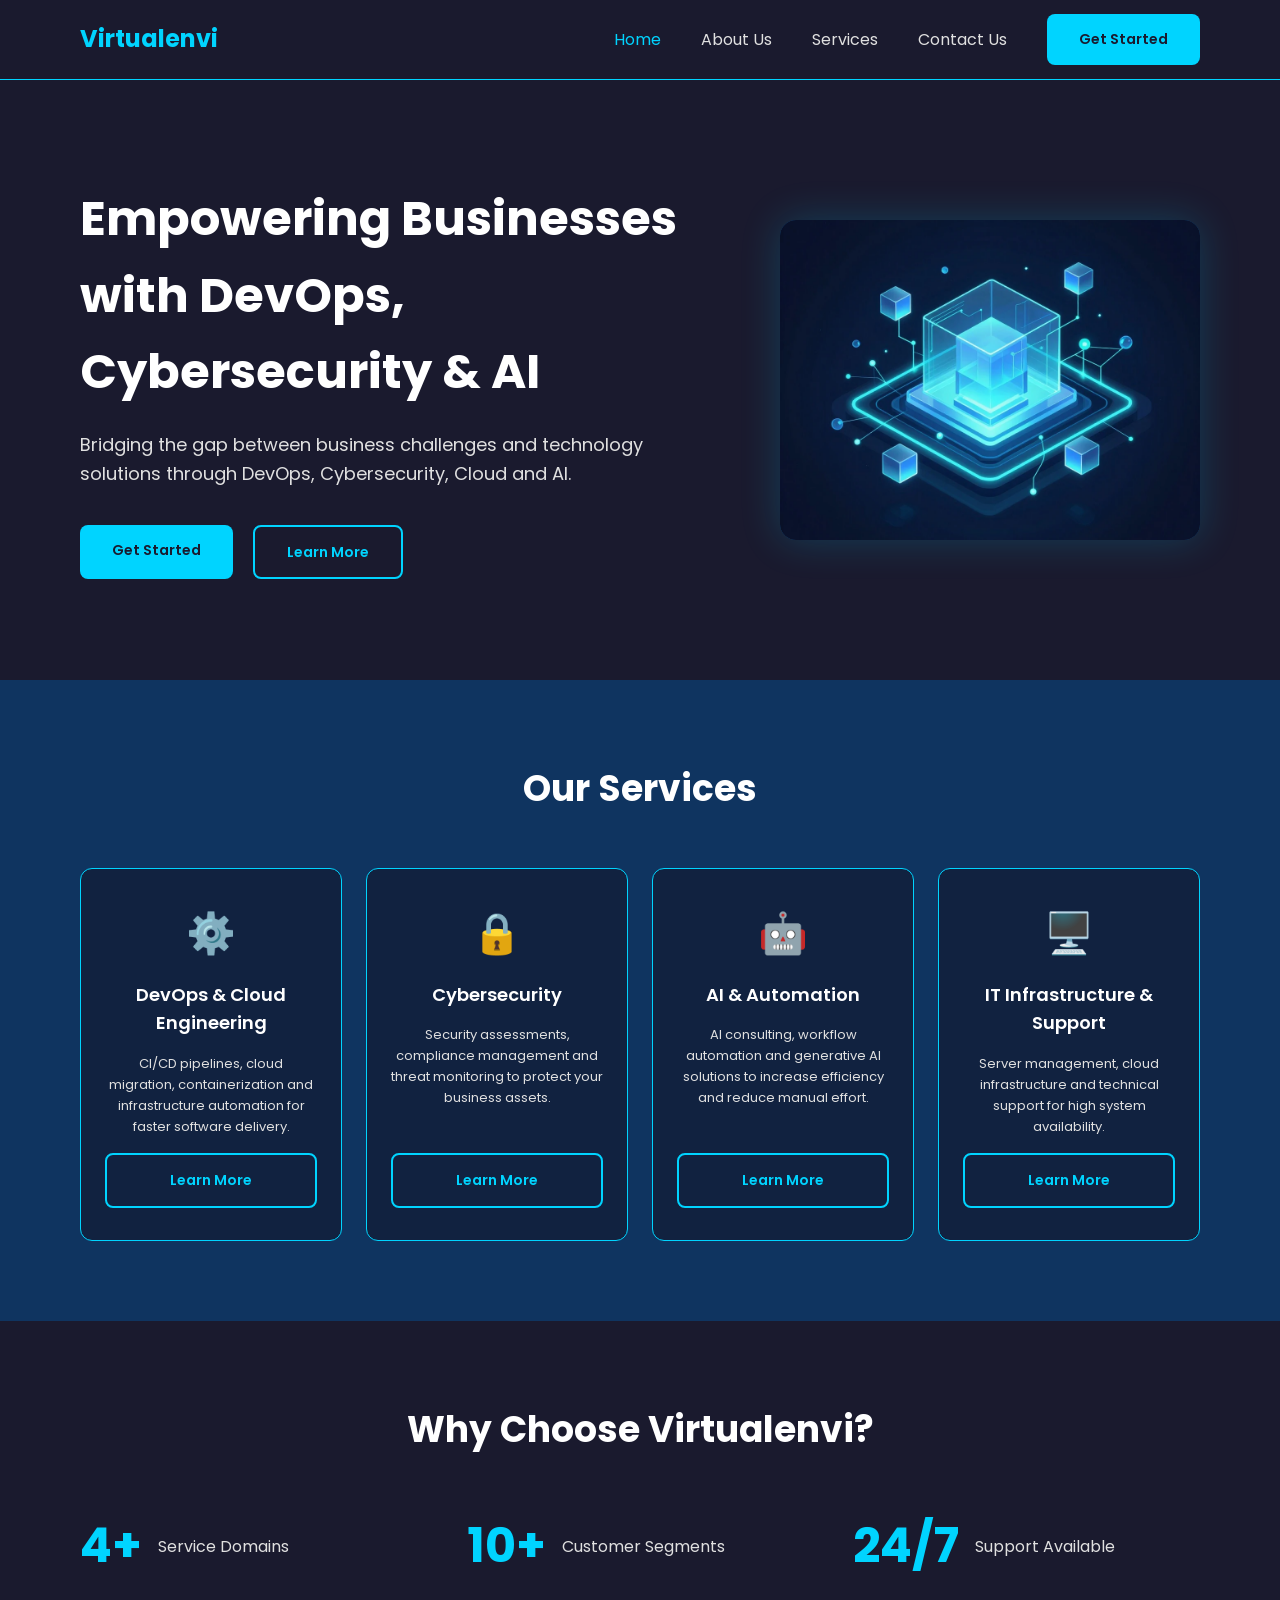
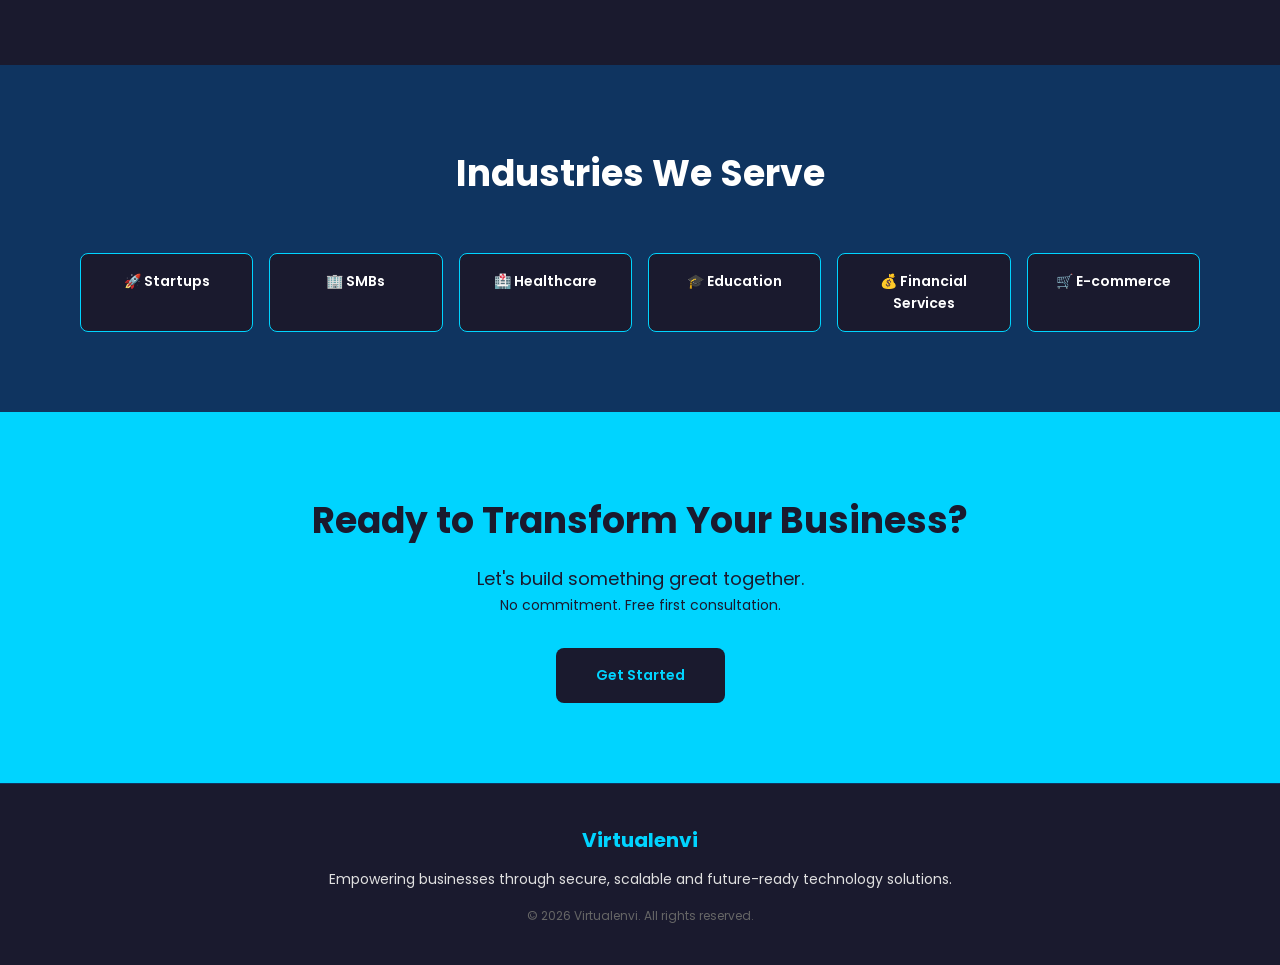
<file: index.html>
<!DOCTYPE html>
<html lang="en">
<head>
  <meta charset="UTF-8" />
  <meta name="viewport" content="width=device-width, initial-scale=1.0" />
  <meta name="description" content="Virtualenvi – IT Services and Consulting company specializing in DevOps, Cybersecurity, Cloud and AI solutions." />
  <title>Virtualenvi – Home</title>
  <link rel="stylesheet" href="style.css" />
  <link href="https://fonts.googleapis.com/css2?family=Poppins:wght@400;600;700&display=swap" rel="stylesheet" />
</head>
<body>

    <!-- NAVBAR -->
<nav>
  <a href="index.html" class="nav-logo">Virtualenvi</a>
  <button class="hamburger" onclick="toggleMenu()">☰</button>
  <div class="nav-right">
    <ul class="nav-links">
      <li><a href="index.html" class="active">Home</a></li>
      <li><a href="about.html">About Us</a></li>
      <li><a href="services.html">Services</a></li>
      <li><a href="contact.html">Contact Us</a></li>
    </ul>
    <a href="contact.html" class="btn-primary">Get Started</a>
  </div>
  <!-- Mobile menu drawer -->
  <div class="mobile-menu" id="mobileMenu">
    <ul>
    <li><a href="index.html" class="active">Home</a></li>
    <li><a href="about.html">About Us</a></li>
    <li><a href="services.html">Services</a></li>
    <li><a href="contact.html">Contact Us</a></li>
    </ul>
    <a href="contact.html" class="btn-primary">Get Started</a>
  </div>
</nav>

  <!-- HERO -->
  <section class="hero">
    <div class="hero-content">
      <h1>Empowering Businesses with DevOps, Cybersecurity & AI</h1>
      <p>Bridging the gap between business challenges and technology solutions through DevOps, Cybersecurity, Cloud and AI.</p>
      <div class="hero-buttons">
        <a href="contact.html" class="btn-primary">Get Started</a>
        <a href="services.html" class="btn-secondary">Learn More</a>
      </div>
    </div>
    <div class="hero-image">
      <img src="images/hero.png" alt="Next-Gen IT Solutions" style="width:100%; height:100%; object-fit:cover; border-radius:16px;" />
    </div>
  </section>

  <!-- SERVICES -->
  <section class="section section-blue">
    <div class="section-title">
      <h2>Our Services</h2>
    </div>
    <div class="cards-grid">
      <div class="card">
        <span class="card-icon">⚙️</span>
        <h3>DevOps & Cloud Engineering</h3>
        <p>CI/CD pipelines, cloud migration, containerization and infrastructure automation for faster software delivery.</p>
        <a href="services.html" class="btn-secondary">Learn More</a>
      </div>
      <div class="card">
        <span class="card-icon">🔒</span>
        <h3>Cybersecurity</h3>
        <p>Security assessments, compliance management and threat monitoring to protect your business assets.</p>
        <a href="services.html" class="btn-secondary">Learn More</a>
      </div>
      <div class="card">
        <span class="card-icon">🤖</span>
        <h3>AI & Automation</h3>
        <p>AI consulting, workflow automation and generative AI solutions to increase efficiency and reduce manual effort.</p>
        <a href="services.html" class="btn-secondary">Learn More</a>
      </div>
      <div class="card">
        <span class="card-icon">🖥️</span>
        <h3>IT Infrastructure & Support</h3>
        <p>Server management, cloud infrastructure and technical support for high system availability.</p>
        <a href="services.html" class="btn-secondary">Learn More</a>
      </div>
    </div>
  </section>

  <!-- WHY CHOOSE US -->
  <section class="section section-dark">
    <div class="section-title">
      <h2>Why Choose Virtualenvi?</h2>
    </div>
    <div class="stats-grid">
      <div class="stat-item">
        <div class="stat-number">4+</div>
        <div class="stat-label">Service Domains</div>
      </div>
      <div class="stat-item">
        <div class="stat-number">10+</div>
        <div class="stat-label">Customer Segments</div>
      </div>
      <div class="stat-item">
        <div class="stat-number">24/7</div>
        <div class="stat-label">Support Available</div>
      </div>
    </div>
  </section>


  <!-- INDUSTRIES -->
  <section class="section section-blue">
    <div class="section-title">
      <h2>Industries We Serve</h2>
    </div>
    <div class="industries-grid">
      <div class="industry-box">🚀 Startups</div>
      <div class="industry-box">🏢 SMBs</div>
      <div class="industry-box">🏥 Healthcare</div>
      <div class="industry-box">🎓 Education</div>
      <div class="industry-box">💰 Financial Services</div>
      <div class="industry-box">🛒 E-commerce</div>
    </div>
  </section>

  <!-- CTA -->
  <section class="cta-section">
    <h2>Ready to Transform Your Business?</h2>
    <p>Let's build something great together.</p>
    <p style="font-size:14px; margin-bottom:32px;">No commitment. Free first consultation.</p>
    <a href="contact.html" class="btn-dark">Get Started</a>
  </section>

  <!-- FOOTER -->
  <footer>
    <div class="footer-logo">Virtualenvi</div>
    <p>Empowering businesses through secure, scalable and future-ready technology solutions.</p>
    <p class="copyright">© 2026 Virtualenvi. All rights reserved.</p>
  </footer>

  <script src="script.js"></script>
</body>
</html>
</file>
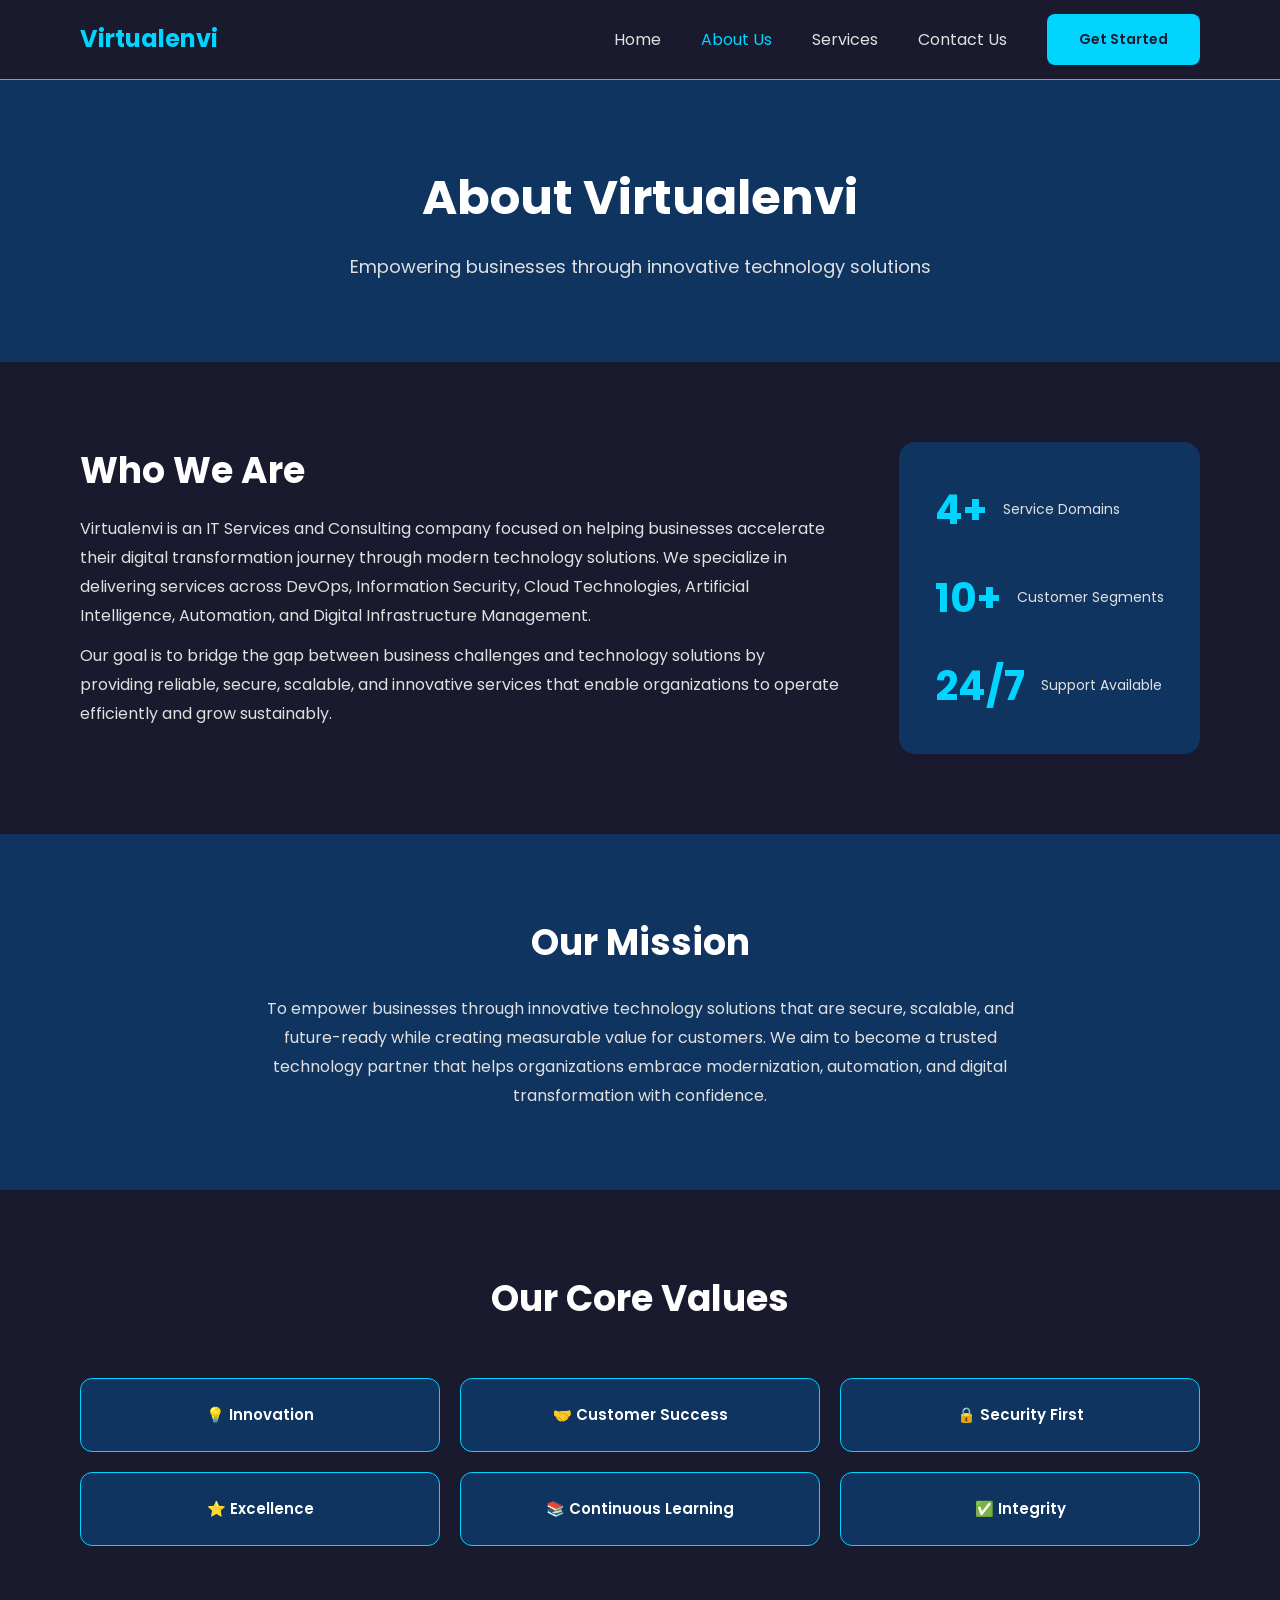
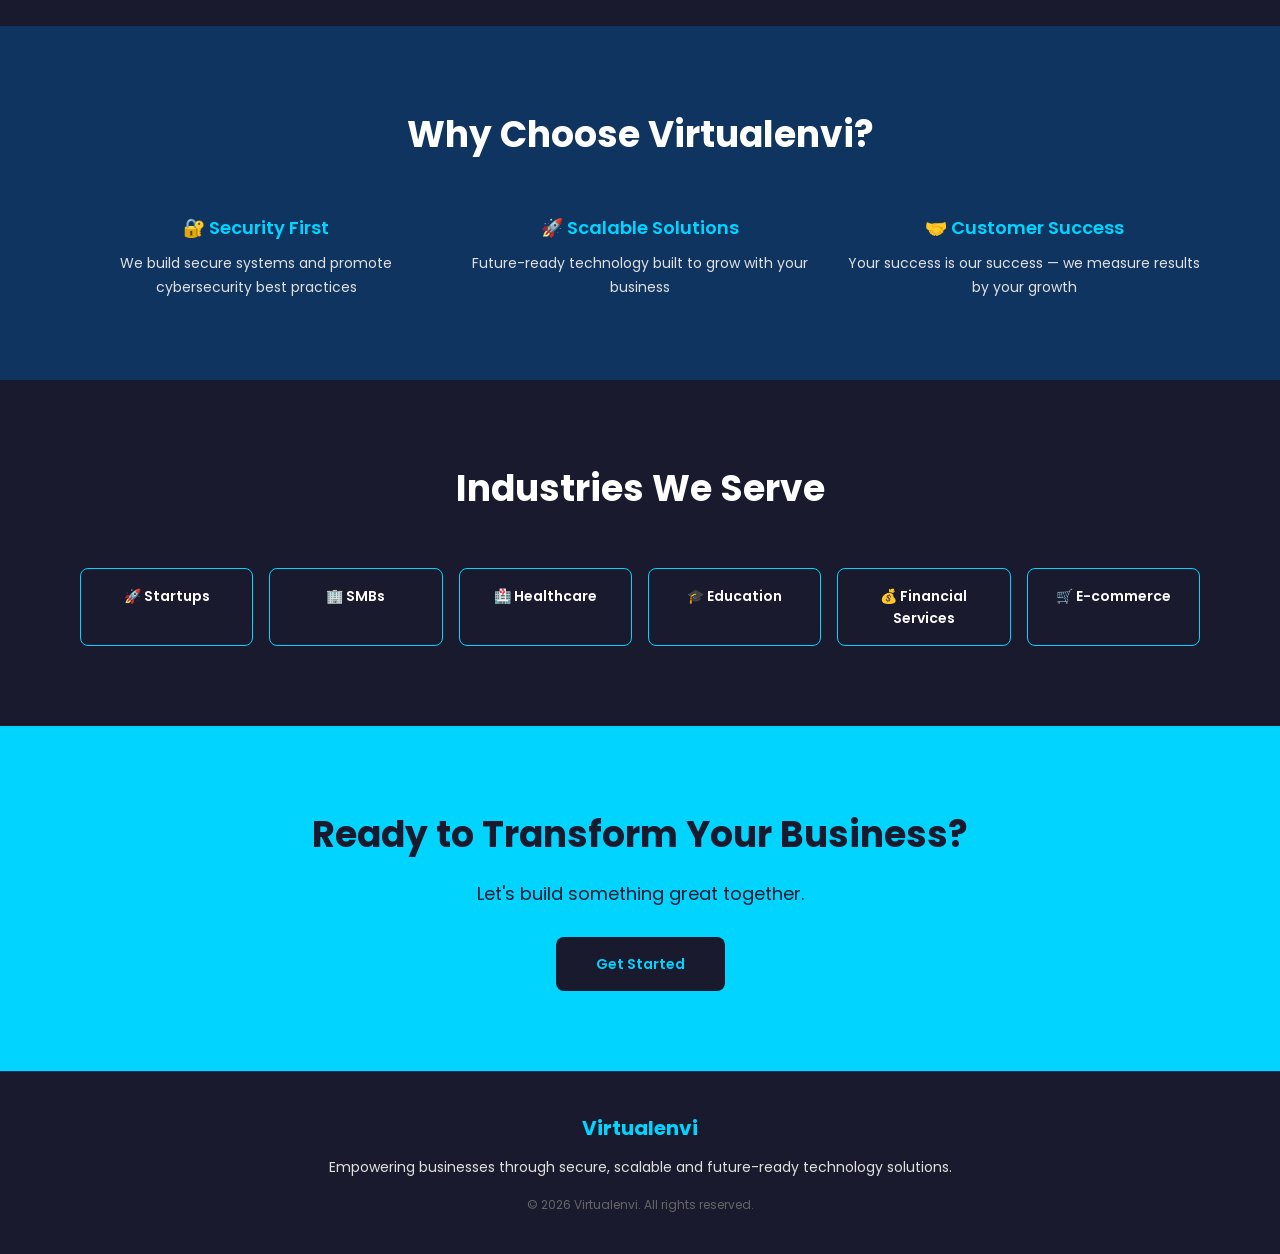
<file: about.html>
<!DOCTYPE html>
<html lang="en">
<head>
  <meta charset="UTF-8" />
  <meta name="viewport" content="width=device-width, initial-scale=1.0" />
  <meta name="description" content="About Virtualenvi – IT Services and Consulting company." />
  <title>Virtualenvi – About Us</title>
  <link rel="stylesheet" href="style.css" />
  <link href="https://fonts.googleapis.com/css2?family=Poppins:wght@400;600;700&display=swap" rel="stylesheet" />
  <style>
    /* ── About Hero ── */
    .about-hero { background-color: var(--secondary); padding: 80px; text-align: center; }
    .about-hero p { font-size: 18px; margin-top: 16px; }

    /* ── Who We Are ── */
    .who-we-are { display: flex; gap: 60px; align-items: flex-start; }
    .who-text   { flex: 1; }
    .who-text h2 { margin-bottom: 16px; }
    .who-text p  { line-height: 1.8; margin-bottom: 12px; }

    .who-stats {
      background-color: var(--secondary); border-radius: 16px;
      padding: 36px; min-width: 260px; flex-shrink: 0;
      display: flex; flex-direction: column; gap: 24px;
    }
    .who-stats .stat-item   { display: flex; align-items: center; gap: 16px; }
    .who-stats .stat-number { font-size: 40px; font-weight: 700; color: var(--accent); }
    .who-stats .stat-label  { font-size: 14px; color: var(--text-dark); }

    /* ── Mission ── */
    .mission-text {
      max-width: 800px; margin: 24px auto 0;
      text-align: center; font-size: 16px; line-height: 1.8;
    }

    /* ── Core Values ── */
    .values-grid {
      display: grid; grid-template-columns: repeat(3, 1fr);
      gap: 20px; margin-top: 40px;
    }
    .value-box {
      background-color: var(--secondary); border: 1.5px solid var(--accent);
      border-radius: 12px; padding: 24px;
      text-align: center; font-size: 15px; font-weight: 600; color: var(--white);
    }

    /* ── Why Choose ── */
    .why-grid {
      display: grid; grid-template-columns: repeat(3, 1fr);
      gap: 32px; margin-top: 40px;
    }
    .why-item         { text-align: center; }
    .why-item h3      { color: var(--accent); margin-bottom: 10px; font-size: 18px; }
    .why-item p       { font-size: 14px; line-height: 1.7; }

    /* ══ MOBILE ══ */
    @media (max-width: 768px) {
      /* About hero */
      .about-hero { padding: 50px 20px; text-align: left; }
      .about-hero h1 { font-size: 28px; }
      .about-hero p  { font-size: 15px; }

      /* Who We Are — stacked, stats list below text */
      .who-we-are { flex-direction: column; gap: 28px; }
      .who-text h2 { font-size: 24px; }
      .who-text p  { font-size: 14px; }

      /* Stats on about page — vertical list, big number left, label right */
      .who-stats {
        min-width: 100%; width: 100%;
        padding: 28px 20px; gap: 20px;
        background-color: transparent;   /* no card bg on mobile — matches screenshot */
        border-radius: 0; padding-left: 0; padding-right: 0;
      }
      .who-stats .stat-item   { flex-direction: row; gap: 20px; align-items: center; }
      .who-stats .stat-number { font-size: 36px; min-width: 70px; }
      .who-stats .stat-label  { font-size: 14px; }

      /* Mission */
      .mission-text { font-size: 14px; text-align: left; }

      /* Core Values — 2 col grid matching screenshot exactly */
      .values-grid {
        grid-template-columns: repeat(2, 1fr);
        gap: 14px; margin-top: 24px;
      }
      .value-box {
        padding: 20px 12px; font-size: 13px;
        border-radius: 12px; min-height: 64px;
        display: flex; align-items: center; justify-content: center;
      }

      /* Why Choose — vertical list on mobile */
      .why-grid { grid-template-columns: 1fr; gap: 20px; margin-top: 24px; }
      .why-item { text-align: left; }
      .why-item h3 { font-size: 16px; margin-bottom: 6px; }
      .why-item p  { font-size: 14px; }

      /* Industries override — centred heading on about page */
      .industries-heading { text-align: center !important; }
    }
  </style>
</head>
<body>

  <nav>
    <a href="index.html" class="nav-logo">Virtualenvi</a>
    <button class="hamburger" onclick="toggleMenu()">☰</button>
    <div class="nav-right">
      <ul class="nav-links">
        <li><a href="index.html">Home</a></li>
        <li><a href="about.html" class="active">About Us</a></li>
        <li><a href="services.html">Services</a></li>
        <li><a href="contact.html">Contact Us</a></li>
      </ul>
      <a href="contact.html" class="btn-primary">Get Started</a>
    </div>
    <div class="mobile-menu" id="mobileMenu">
      <ul>
        <li><a href="index.html">Home</a></li>
        <li><a href="about.html" class="active">About Us</a></li>
        <li><a href="services.html">Services</a></li>
        <li><a href="contact.html">Contact Us</a></li>
      </ul>
      <a href="contact.html" class="btn-primary">Get Started</a>
    </div>
  </nav>

  <section class="about-hero">
    <h1>About Virtualenvi</h1>
    <p>Empowering businesses through innovative technology solutions</p>
  </section>

  <section class="section section-dark">
    <div class="who-we-are">
      <div class="who-text">
        <h2>Who We Are</h2>
        <p>Virtualenvi is an IT Services and Consulting company focused on helping businesses accelerate their digital transformation journey through modern technology solutions. We specialize in delivering services across DevOps, Information Security, Cloud Technologies, Artificial Intelligence, Automation, and Digital Infrastructure Management.</p>
        <p>Our goal is to bridge the gap between business challenges and technology solutions by providing reliable, secure, scalable, and innovative services that enable organizations to operate efficiently and grow sustainably.</p>
      </div>
      <div class="who-stats">
        <div class="stat-item">
          <div class="stat-number">4+</div>
          <div class="stat-label">Service Domains</div>
        </div>
        <div class="stat-item">
          <div class="stat-number">10+</div>
          <div class="stat-label">Customer Segments</div>
        </div>
        <div class="stat-item">
          <div class="stat-number">24/7</div>
          <div class="stat-label">Support Available</div>
        </div>
      </div>
    </div>
  </section>

  <section class="section section-blue" style="text-align:center;">
    <h2>Our Mission</h2>
    <p class="mission-text">To empower businesses through innovative technology solutions that are secure, scalable, and future-ready while creating measurable value for customers. We aim to become a trusted technology partner that helps organizations embrace modernization, automation, and digital transformation with confidence.</p>
  </section>

  <section class="section section-dark">
    <div class="section-title">
      <h2>Our Core Values</h2>
    </div>
    <div class="values-grid">
      <div class="value-box">💡 Innovation</div>
      <div class="value-box">🤝 Customer Success</div>
      <div class="value-box">🔒 Security First</div>
      <div class="value-box">⭐ Excellence</div>
      <div class="value-box">📚 Continuous Learning</div>
      <div class="value-box">✅ Integrity</div>
    </div>
  </section>

  <section class="section section-blue">
    <div class="section-title">
      <h2>Why Choose Virtualenvi?</h2>
    </div>
    <div class="why-grid">
      <div class="why-item">
        <h3>🔐 Security First</h3>
        <p>We build secure systems and promote cybersecurity best practices</p>
      </div>
      <div class="why-item">
        <h3>🚀 Scalable Solutions</h3>
        <p>Future-ready technology built to grow with your business</p>
      </div>
      <div class="why-item">
        <h3>🤝 Customer Success</h3>
        <p>Your success is our success — we measure results by your growth</p>
      </div>
    </div>
  </section>

  <section class="section section-dark">
    <div class="section-title">
      <h2>Industries We Serve</h2>
    </div>
    <div class="industries-grid">
      <div class="industry-box">🚀 Startups</div>
      <div class="industry-box">🏢 SMBs</div>
      <div class="industry-box">🏥 Healthcare</div>
      <div class="industry-box">🎓 Education</div>
      <div class="industry-box">💰 Financial Services</div>
      <div class="industry-box">🛒 E-commerce</div>
    </div>
  </section>

  <section class="cta-section">
    <h2>Ready to Transform Your Business?</h2>
    <p>Let's build something great together.</p>
    <a href="contact.html" class="btn-dark" style="margin-top:28px; display:inline-block;">Get Started</a>
  </section>

  <footer>
    <div class="footer-logo">Virtualenvi</div>
    <p>Empowering businesses through secure, scalable and future-ready technology solutions.</p>
    <p class="copyright">© 2026 Virtualenvi. All rights reserved.</p>
  </footer>

  <script src="script.js"></script>
</body>
</html>
</file>
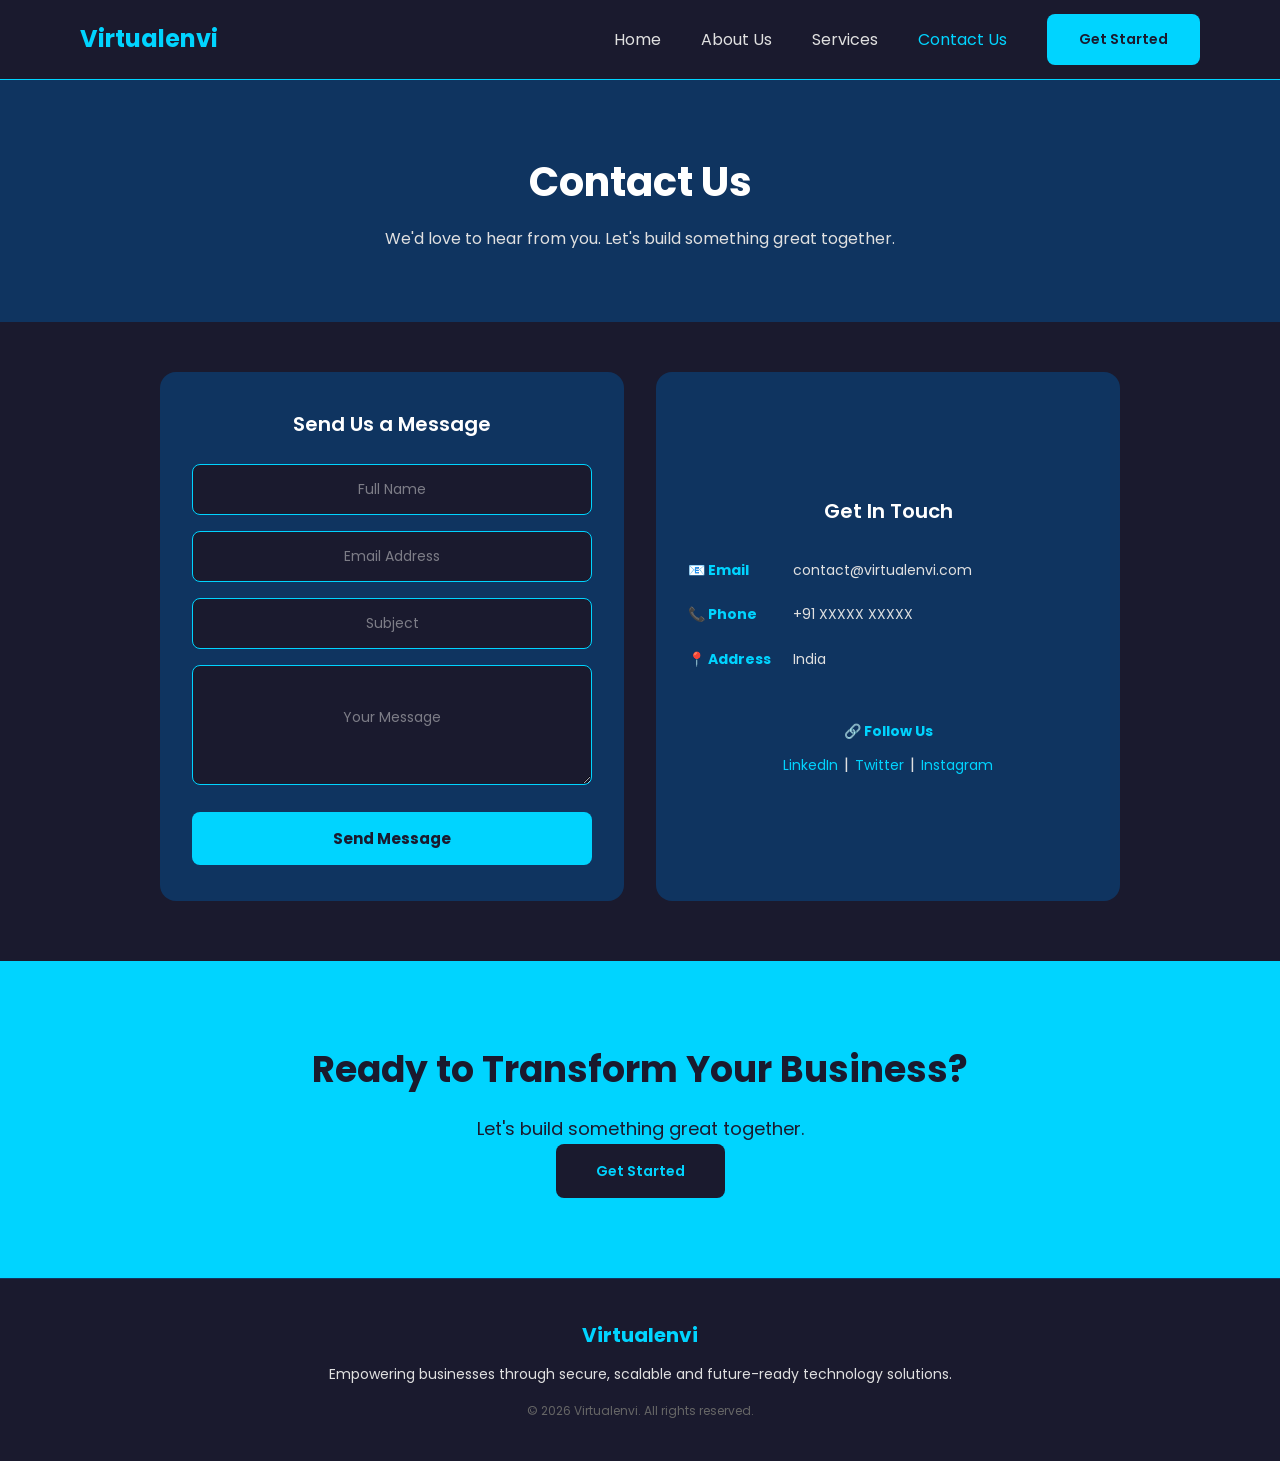
<file: contact.html>
<!DOCTYPE html>
<html lang="en">
<head>
  <meta charset="UTF-8" />
  <meta name="viewport" content="width=device-width, initial-scale=1.0" />
  <meta name="description" content="Contact Virtualenvi – Get in touch with our team." />
  <title>Virtualenvi – Contact Us</title>
  <link rel="stylesheet" href="style.css" />
  <link href="https://fonts.googleapis.com/css2?family=Poppins:wght@400;600;700&display=swap" rel="stylesheet" />
  <style>
    /* ── Hero ── */
    .contact-hero { background-color: var(--secondary); padding: 70px 60px; text-align: center; }
    .contact-hero h1 { font-size: 40px; }
    .contact-hero p  { font-size: 16px; margin-top: 12px; }

    /* ── Body wrapper ── */
    .contact-body { background-color: var(--primary); padding: 50px 60px 60px; }

    /* ── Two-column grid ── */
    .contact-grid {
      display: grid; grid-template-columns: 1fr 1fr;
      gap: 32px; max-width: 960px; margin: 0 auto;
    }

    /* ── Shared card ── */
    .contact-form-box,
    .contact-info-box {
      background-color: var(--secondary); border-radius: 16px; padding: 36px 32px;
    }

    /* ── Form ── */
    .contact-form-box h3 { font-size: 20px; margin-bottom: 24px; text-align: center; }

    .form-group { margin-bottom: 16px; }
    .form-group input,
    .form-group textarea {
      width: 100%;
      background-color: var(--primary); border: 1.5px solid var(--accent);
      border-radius: 8px; padding: 14px 16px;
      color: var(--white); font-size: 14px; font-family: 'Poppins', sans-serif;
      outline: none; transition: box-shadow 0.25s;
      text-align: center;
    }
    .form-group input::placeholder,
    .form-group textarea::placeholder { color: rgba(224,224,224,0.5); text-align: center; }
    .form-group input:focus,
    .form-group textarea:focus { box-shadow: 0 0 0 2px rgba(0,212,255,0.3); }

    /* Textarea — centred placeholder */
    .form-group textarea {
      height: 120px; resize: vertical;
      padding-top: 40px; line-height: 1.6;
    }
    .form-group textarea:not(:placeholder-shown) { padding-top: 14px; text-align: left; }

    .btn-submit {
      width: 100%; background-color: var(--accent); color: var(--primary);
      padding: 15px; border: none; border-radius: 8px;
      font-size: 15px; font-weight: 700; font-family: 'Poppins', sans-serif;
      cursor: pointer; margin-top: 4px; transition: opacity 0.3s;
    }
    .btn-submit:hover { opacity: 0.85; }

    .success-msg {
      display: none; margin-top: 14px;
      background: rgba(0,212,255,0.1); border: 1px solid var(--accent);
      border-radius: 8px; padding: 12px; text-align: center;
      color: var(--accent); font-size: 13px;
    }

    /* ── Info box ── */
    .contact-info-box {
      display: flex; flex-direction: column;
      align-items: center; justify-content: center;
    }
    .contact-info-box h3 { font-size: 20px; text-align: center; margin-bottom: 32px; width: 100%; }

    .info-item {
      width: 100%; display: flex; align-items: center;
      justify-content: center; gap: 20px; margin-bottom: 22px;
    }
    .info-label {
      font-size: 14px; font-weight: 700; color: var(--accent);
      display: flex; align-items: center; gap: 6px;
      min-width: 85px; flex-shrink: 0;
    }
    .info-value { font-size: 14px; color: var(--text-dark); flex: 1; }

    /* Follow Us — separated below the 3 items */
    .follow-section {
      width: 100%; margin-top: 28px;
      display: flex; flex-direction: column; align-items: center; gap: 10px;
    }
    .follow-label {
      font-size: 14px; font-weight: 700; color: var(--accent);
      display: flex; align-items: center; gap: 6px;
    }
    .follow-links { display: flex; gap: 6px; align-items: center; }
    .follow-links a { font-size: 14px; color: var(--accent); text-decoration: none; transition: opacity 0.25s; }
    .follow-links a:hover { opacity: 0.7; }
    .follow-links span { color: var(--text-dark); }

    /* ══ MOBILE ══
       Screenshot: hero centred, then form card full-width, then info
       card full-width below it. Everything stacked.                    */
    @media (max-width: 768px) {
      .contact-hero    { padding: 50px 20px; }
      .contact-hero h1 { font-size: 28px; }
      .contact-hero p  { font-size: 14px; }

      .contact-body { padding: 28px 16px 48px; }

      /* Single column — form on top, info below */
      .contact-grid { grid-template-columns: 1fr; gap: 20px; }

      .contact-form-box { padding: 28px 20px; }
      .contact-form-box h3 { font-size: 18px; margin-bottom: 20px; }

      .form-group input,
      .form-group textarea { font-size: 14px; padding: 14px; text-align: center; }
      .form-group textarea { height: 130px; padding-top: 44px; }

      .contact-info-box { padding: 28px 20px; }
      .contact-info-box h3 { font-size: 18px; margin-bottom: 24px; }

      /* Info rows — horizontal, label + value side by side */
      .info-item { gap: 12px; margin-bottom: 18px; }
      .info-label { min-width: 76px; font-size: 13px; }
      .info-value { font-size: 13px; }

      .follow-section { margin-top: 24px; }
      .follow-label   { font-size: 13px; }
      .follow-links a { font-size: 13px; }
    }
  </style>
</head>
<body>

  <nav>
    <a href="index.html" class="nav-logo">Virtualenvi</a>
    <button class="hamburger" onclick="toggleMenu()">☰</button>
    <div class="nav-right">
      <ul class="nav-links">
        <li><a href="index.html">Home</a></li>
        <li><a href="about.html">About Us</a></li>
        <li><a href="services.html">Services</a></li>
        <li><a href="contact.html" class="active">Contact Us</a></li>
      </ul>
      <a href="contact.html" class="btn-primary">Get Started</a>
    </div>
    <div class="mobile-menu" id="mobileMenu">
      <ul>
        <li><a href="index.html">Home</a></li>
        <li><a href="about.html">About Us</a></li>
        <li><a href="services.html">Services</a></li>
        <li><a href="contact.html" class="active">Contact Us</a></li>
      </ul>
      <a href="contact.html" class="btn-primary">Get Started</a>
    </div>
  </nav>

  <section class="contact-hero">
    <h1>Contact Us</h1>
    <p>We'd love to hear from you. Let's build something great together.</p>
  </section>

  <div class="contact-body">
    <div class="contact-grid">

      <!-- FORM -->
      <div class="contact-form-box">
        <h3>Send Us a Message</h3>
        <form id="contactForm" onsubmit="submitForm(event)">
          <div class="form-group">
            <input type="text" placeholder="Full Name" required />
          </div>
          <div class="form-group">
            <input type="email" placeholder="Email Address" required />
          </div>
          <div class="form-group">
            <input type="text" placeholder="Subject" required />
          </div>
          <div class="form-group">
            <textarea placeholder="Your Message" required></textarea>
          </div>
          <button type="submit" class="btn-submit">Send Message</button>
          <div class="success-msg" id="successMsg">
            ✅ Thank you! We'll get back to you within 24 hours.
          </div>
        </form>
      </div>

      <!-- INFO -->
      <div class="contact-info-box">
        <h3>Get In Touch</h3>
        <div class="info-item">
          <span class="info-label">📧 Email</span>
          <span class="info-value">contact@virtualenvi.com</span>
        </div>
        <div class="info-item">
          <span class="info-label">📞 Phone</span>
          <span class="info-value">+91 XXXXX XXXXX</span>
        </div>
        <div class="info-item">
          <span class="info-label">📍 Address</span>
          <span class="info-value">India</span>
        </div>
        <div class="follow-section">
          <span class="follow-label">🔗 Follow Us</span>
          <div class="follow-links">
            <a href="#">LinkedIn</a>
            <span>|</span>
            <a href="#">Twitter</a>
            <span>|</span>
            <a href="#">Instagram</a>
          </div>
        </div>
      </div>

    </div>
  </div>

  <section class="cta-section">
    <h2>Ready to Transform Your Business?</h2>
    <p>Let's build something great together.</p>
    <a href="#" class="btn-dark" onclick="document.getElementById('contactForm').scrollIntoView({behavior:'smooth'}); return false;">Get Started</a>
  </section>

  <footer>
    <div class="footer-logo">Virtualenvi</div>
    <p>Empowering businesses through secure, scalable and future-ready technology solutions.</p>
    <p class="copyright">© 2026 Virtualenvi. All rights reserved.</p>
  </footer>

  <script src="script.js"></script>
</body>
</html>
</file>
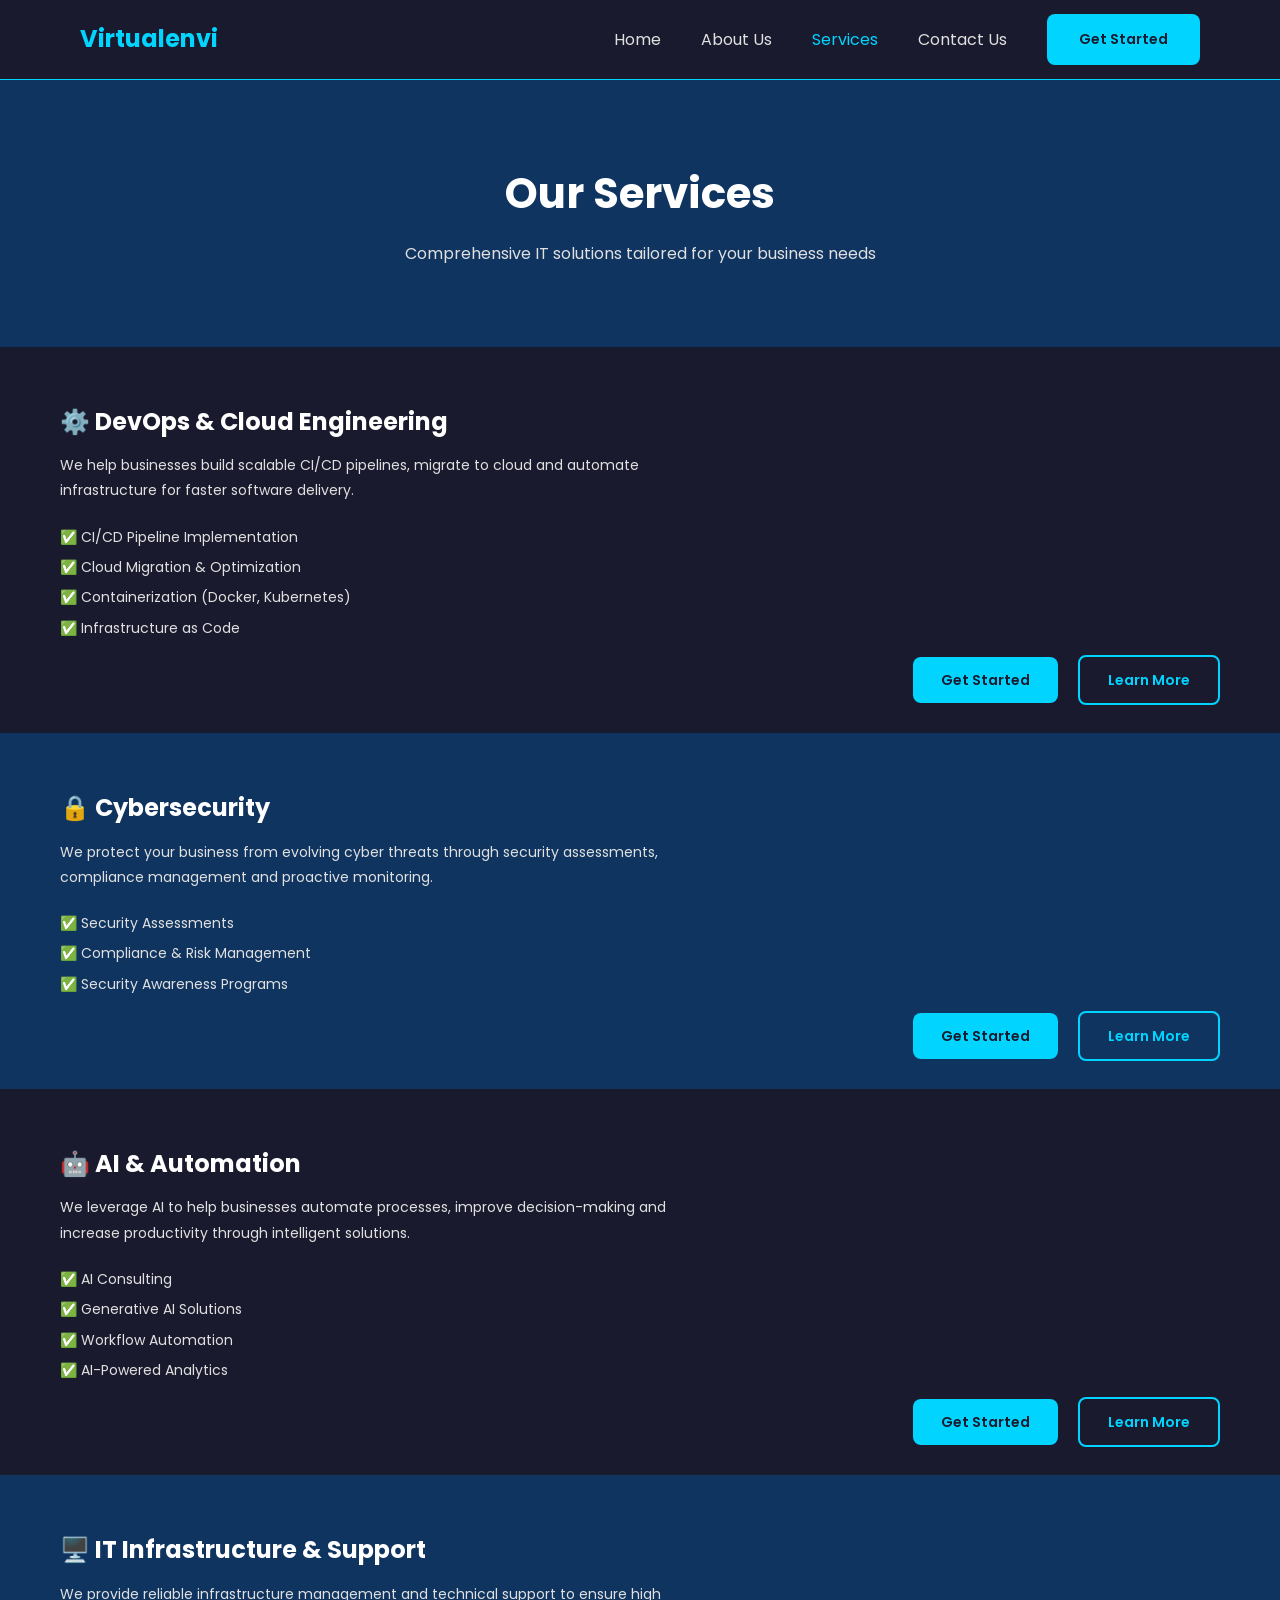
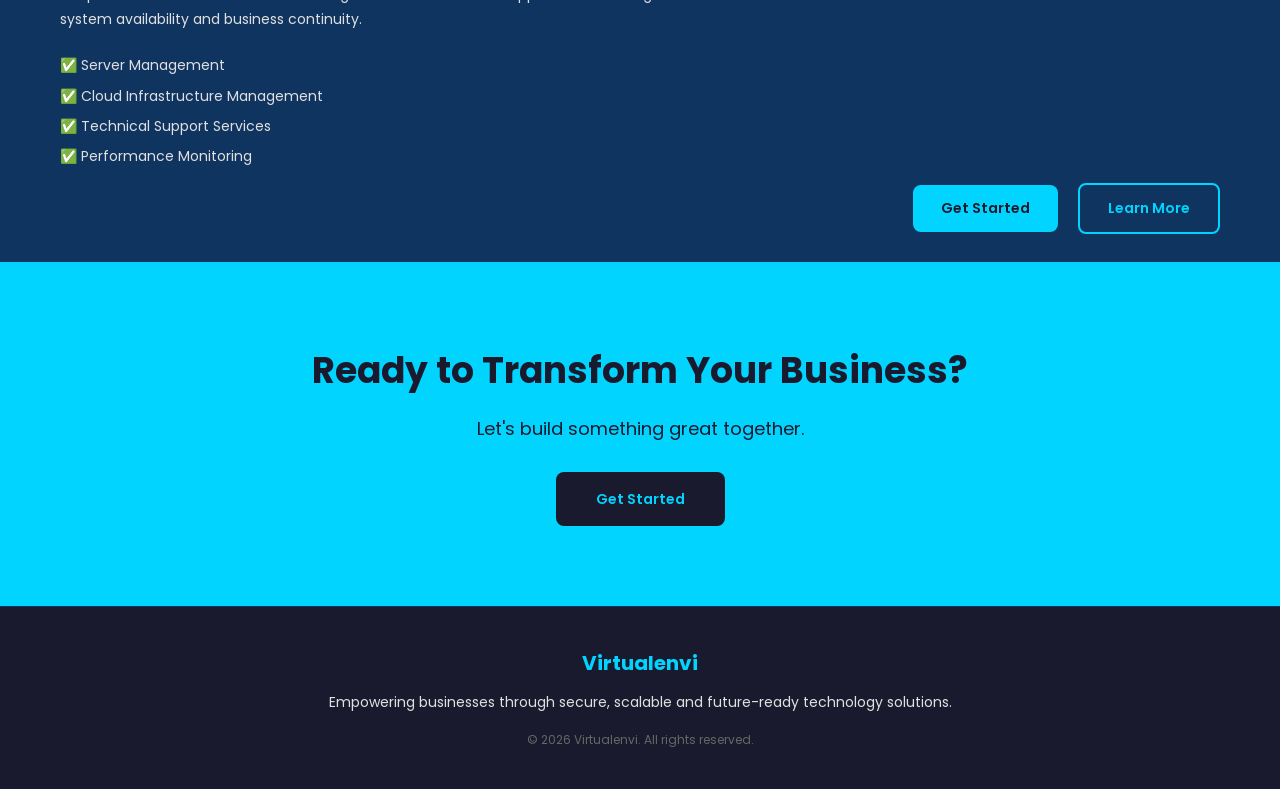
<file: services.html>
<!DOCTYPE html>
<html lang="en">
<head>
  <meta charset="UTF-8" />
  <meta name="viewport" content="width=device-width, initial-scale=1.0" />
  <meta name="description" content="Virtualenvi Services – DevOps, Cybersecurity, AI and IT Infrastructure." />
  <title>Virtualenvi – Services</title>
  <link rel="stylesheet" href="style.css" />
  <link href="https://fonts.googleapis.com/css2?family=Poppins:wght@400;600;700&display=swap" rel="stylesheet" />
  <style>
    /* ── Hero ── */
    .services-hero { background-color: var(--secondary); padding: 80px 60px; text-align: center; }
    .services-hero h1 { font-size: 42px; }
    .services-hero p  { font-size: 16px; margin-top: 14px; }

    /* ── Desktop service row ──
       Content left ~55%, buttons pinned bottom-right                  */
    .service-row {
      position: relative;
      padding: 56px 60px 90px;
    }
    .service-row-content         { max-width: 55%; }
    .service-row-content h2      { font-size: 24px; font-weight: 700; margin-bottom: 12px; color: var(--white); }
    .service-row-content p       { font-size: 14px; line-height: 1.8; margin-bottom: 18px; }
    .service-bullets             { list-style: none; }
    .service-bullets li          { font-size: 14px; color: var(--text-dark); padding: 4px 0; }
    .service-bullets li::before  { content: "✅ "; }

    .service-row-buttons {
      position: absolute; bottom: 28px; right: 60px;
      display: flex; flex-direction: row; gap: 20px; align-items: center;
    }
    .service-row-buttons .btn-primary,
    .service-row-buttons .btn-secondary { padding: 12px 28px; font-size: 14px; }

    /* ══ MOBILE ══
       Screenshot: left-aligned icon+h2 header, body text, bullet list,
       then full-width "Learn More" outline button. NO Get Started.     */
    @media (max-width: 768px) {
      .services-hero { padding: 50px 20px; }
      .services-hero h1 { font-size: 26px; }
      .services-hero p  { font-size: 14px; }

      .service-row {
        position: static;           /* remove absolute context */
        padding: 36px 20px 32px;
      }
      .service-row-content { max-width: 100%; }
      .service-row-content h2 { font-size: 20px; margin-bottom: 10px; }
      .service-row-content p  { font-size: 14px; margin-bottom: 14px; }
      .service-bullets li     { font-size: 14px; }

      .service-row-buttons {
        position: static;
        width: 100%; flex-direction: column;
        margin-top: 24px; gap: 0;
      }
      /* Hide Get Started, show only Learn More full-width */
      .service-row-buttons .btn-primary  { display: none; }
      .service-row-buttons .btn-secondary {
        width: 100%; text-align: center;
        padding: 16px; border-radius: 10px; font-size: 15px;
      }
    }
  </style>
</head>
<body>

  <nav>
    <a href="index.html" class="nav-logo">Virtualenvi</a>
    <button class="hamburger" onclick="toggleMenu()">☰</button>
    <div class="nav-right">
      <ul class="nav-links">
        <li><a href="index.html">Home</a></li>
        <li><a href="about.html">About Us</a></li>
        <li><a href="services.html" class="active">Services</a></li>
        <li><a href="contact.html">Contact Us</a></li>
      </ul>
      <a href="contact.html" class="btn-primary">Get Started</a>
    </div>
    <div class="mobile-menu" id="mobileMenu">
      <ul>
        <li><a href="index.html">Home</a></li>
        <li><a href="about.html">About Us</a></li>
        <li><a href="services.html" class="active">Services</a></li>
        <li><a href="contact.html">Contact Us</a></li>
      </ul>
      <a href="contact.html" class="btn-primary">Get Started</a>
    </div>
  </nav>

  <section class="services-hero">
    <h1>Our Services</h1>
    <p>Comprehensive IT solutions tailored for your business needs</p>
  </section>

  <section class="service-row section-dark">
    <div class="service-row-content">
      <h2>⚙️ DevOps &amp; Cloud Engineering</h2>
      <p>We help businesses build scalable CI/CD pipelines, migrate to cloud and automate infrastructure for faster software delivery.</p>
      <ul class="service-bullets">
        <li>CI/CD Pipeline Implementation</li>
        <li>Cloud Migration &amp; Optimization</li>
        <li>Containerization (Docker, Kubernetes)</li>
        <li>Infrastructure as Code</li>
      </ul>
    </div>
    <div class="service-row-buttons">
      <a href="contact.html" class="btn-primary">Get Started</a>
      <a href="contact.html" class="btn-secondary">Learn More</a>
    </div>
  </section>

  <section class="service-row section-blue">
    <div class="service-row-content">
      <h2>🔒 Cybersecurity</h2>
      <p>We protect your business from evolving cyber threats through security assessments, compliance management and proactive monitoring.</p>
      <ul class="service-bullets">
        <li>Security Assessments</li>
        <li>Compliance &amp; Risk Management</li>
        <li>Security Awareness Programs</li>
      </ul>
    </div>
    <div class="service-row-buttons">
      <a href="contact.html" class="btn-primary">Get Started</a>
      <a href="contact.html" class="btn-secondary">Learn More</a>
    </div>
  </section>

  <section class="service-row section-dark">
    <div class="service-row-content">
      <h2>🤖 AI &amp; Automation</h2>
      <p>We leverage AI to help businesses automate processes, improve decision-making and increase productivity through intelligent solutions.</p>
      <ul class="service-bullets">
        <li>AI Consulting</li>
        <li>Generative AI Solutions</li>
        <li>Workflow Automation</li>
        <li>AI-Powered Analytics</li>
      </ul>
    </div>
    <div class="service-row-buttons">
      <a href="contact.html" class="btn-primary">Get Started</a>
      <a href="contact.html" class="btn-secondary">Learn More</a>
    </div>
  </section>

  <section class="service-row section-blue">
    <div class="service-row-content">
      <h2>🖥️ IT Infrastructure &amp; Support</h2>
      <p>We provide reliable infrastructure management and technical support to ensure high system availability and business continuity.</p>
      <ul class="service-bullets">
        <li>Server Management</li>
        <li>Cloud Infrastructure Management</li>
        <li>Technical Support Services</li>
        <li>Performance Monitoring</li>
      </ul>
    </div>
    <div class="service-row-buttons">
      <a href="contact.html" class="btn-primary">Get Started</a>
      <a href="contact.html" class="btn-secondary">Learn More</a>
    </div>
  </section>

  <section class="cta-section">
    <h2>Ready to Transform Your Business?</h2>
    <p>Let's build something great together.</p>
    <a href="contact.html" class="btn-dark" style="margin-top:28px; display:inline-block;">Get Started</a>
  </section>

  <footer>
    <div class="footer-logo">Virtualenvi</div>
    <p>Empowering businesses through secure, scalable and future-ready technology solutions.</p>
    <p class="copyright">© 2026 Virtualenvi. All rights reserved.</p>
  </footer>

  <script src="script.js"></script>
</body>
</html>
</file>
<file: style.css>
/* ── Reset & Base ── */
* { margin: 0; padding: 0; box-sizing: border-box; }

:root {
  --primary:   #1A1A2E;
  --secondary: #0F3460;
  --accent:    #00D4FF;
  --white:     #FFFFFF;
  --text-dark: #E0E0E0;
}

body {
  font-family: 'Poppins', sans-serif;
  background-color: var(--primary);
  color: var(--text-dark);
  line-height: 1.6;
}

h1 { font-size: 48px; font-weight: 700; color: var(--white); }
h2 { font-size: 36px; font-weight: 700; color: var(--white); }
h3 { font-size: 24px; font-weight: 600; color: var(--white); }
p  { font-size: 16px; color: var(--text-dark); }

/* ── Buttons ── */
.btn-primary {
  background-color: var(--accent);
  color: var(--primary);
  padding: 14px 32px;
  border: none; border-radius: 8px;
  font-size: 14px; font-weight: 600;
  font-family: 'Poppins', sans-serif;
  cursor: pointer; text-decoration: none;
  display: inline-block; transition: opacity 0.3s;
}
.btn-primary:hover { opacity: 0.85; }

.btn-secondary {
  background-color: transparent;
  color: var(--accent);
  padding: 14px 32px;
  border: 2px solid var(--accent); border-radius: 8px;
  font-size: 14px; font-weight: 600;
  font-family: 'Poppins', sans-serif;
  cursor: pointer; text-decoration: none;
  display: inline-block; transition: all 0.3s;
}
.btn-secondary:hover { background-color: var(--accent); color: var(--primary); }

.btn-dark {
  background-color: var(--primary);
  color: var(--accent);
  padding: 16px 40px;
  border: none; border-radius: 8px;
  font-size: 14px; font-weight: 600;
  font-family: 'Poppins', sans-serif;
  cursor: pointer; text-decoration: none;
  display: inline-block; transition: opacity 0.3s;
}
.btn-dark:hover { opacity: 0.85; }

/* ── Navbar ── */
nav {
  background-color: var(--primary);
  border-bottom: 1px solid var(--accent);
  padding: 0 80px; height: 80px;
  display: flex; align-items: center; justify-content: space-between;
  position: sticky; top: 0; z-index: 1000;
}
.nav-logo { font-size: 24px; font-weight: 700; color: var(--accent); text-decoration: none; flex-shrink: 0; }
.nav-right { display: flex; align-items: center; gap: 40px; }
.nav-links  { display: flex; gap: 40px; list-style: none; align-items: center; }
.nav-links a { color: var(--text-dark); text-decoration: none; font-size: 16px; transition: color 0.3s; }
.nav-links a:hover, .nav-links a.active { color: var(--accent); }
.hamburger { display: none; font-size: 28px; color: var(--white); cursor: pointer; background: none; border: none; }

/* ── Mobile Menu ── */
.mobile-menu {
  display: none; flex-direction: column;
  position: absolute; top: 80px; left: 0; right: 0;
  background-color: var(--primary); padding: 20px 24px;
  border-bottom: 1px solid var(--accent); gap: 16px; z-index: 999;
}
.mobile-menu.open { display: flex; }
.mobile-menu ul   { list-style: none; display: flex; flex-direction: column; gap: 16px; }
.mobile-menu ul a { color: var(--text-dark); text-decoration: none; font-size: 16px; transition: color 0.3s; }
.mobile-menu ul a:hover, .mobile-menu ul a.active { color: var(--accent); }
.mobile-menu .btn-primary { width: 100%; text-align: center; }

/* ── Sections ── */
.section       { padding: 80px; }
.section-dark  { background-color: var(--primary); }
.section-blue  { background-color: var(--secondary); }
.section-title { text-align: center; margin-bottom: 50px; }

/* ── Hero ── */
.hero {
  background-color: var(--primary);
  padding: 100px 80px;
  display: flex; align-items: center; justify-content: space-between;
  min-height: 600px;
}
.hero-content           { max-width: 600px; }
.hero-content h1        { margin-bottom: 20px; }
.hero-content p         { margin-bottom: 36px; font-size: 18px; }
.hero-buttons           { display: flex; gap: 20px; flex-wrap: wrap; }
.hero-image {
  background-color: var(--secondary); border-radius: 16px;
  width: 420px; height: 320px; flex-shrink: 0; overflow: hidden;
  display: flex; align-items: center; justify-content: center;
  box-shadow: 0 0 40px rgba(0,212,255,0.2);
}

/* ── Home Service Cards ── */
.cards-grid {
  display: grid; grid-template-columns: repeat(4, 1fr);
  gap: 24px; margin-top: 40px;
}
.card {
  background-color: #112240; border: 1px solid var(--accent);
  border-radius: 12px; padding: 32px 24px;
  display: flex; flex-direction: column; gap: 16px;
  text-align: center; align-items: center;
}
.card-icon { font-size: 40px; }
.card h3   { font-size: 18px; }
.card p    { font-size: 13px; flex-grow: 1; }
.card .btn-secondary { width: 100%; text-align: center; }

/* ── Stats ── */
.stats-grid {
  display: grid; grid-template-columns: repeat(3, 1fr);
  gap: 40px; margin-top: 40px;
}
.stat-item   { display: flex; align-items: center; gap: 16px; }
.stat-number { font-size: 48px; font-weight: 700; color: var(--accent); white-space: nowrap; }
.stat-label  { font-size: 16px; color: var(--text-dark); }

/* ── Industries ── */
.industries-grid {
  display: grid; grid-template-columns: repeat(6, 1fr);
  gap: 16px; margin-top: 40px;
}
.industry-box {
  background-color: var(--primary); border: 1px solid var(--accent);
  border-radius: 8px; padding: 16px;
  text-align: center; font-size: 14px; font-weight: 600; color: var(--white);
}

/* ── CTA ── */
.cta-section { background-color: var(--accent); padding: 80px; text-align: center; }
.cta-section h2 { color: var(--primary); margin-bottom: 16px; }
.cta-section p  { color: var(--primary); font-size: 18px; }

/* ── Footer ── */
footer {
  background-color: var(--primary); padding: 40px 80px;
  text-align: center; border-top: 1px solid var(--secondary);
}
footer .footer-logo { font-size: 20px; font-weight: 700; color: var(--accent); margin-bottom: 12px; }
footer p            { font-size: 14px; color: var(--text-dark); }
footer .copyright   { font-size: 12px; margin-top: 16px; color: #666; }

/* ════════════════════════════════════════════
   MOBILE  ≤ 768px  — pixel-matched to Figma
════════════════════════════════════════════ */
@media (max-width: 768px) {

  /* Nav */
  nav        { padding: 0 20px; position: relative; }
  .nav-right { display: none; }
  .hamburger { display: block; }

  /* Base type scale */
  h1 { font-size: 36px; line-height: 1.2; }
  h2 { font-size: 24px; line-height: 1.3; }
  h3 { font-size: 20px; }
  p  { font-size: 15px; }

  .section       { padding: 40px 20px; }
  .section-title { margin-bottom: 24px; }

  /* ── Hero ──
     Screenshot: full-width h1 (36px), short subtext, one big cyan
     Get Started button, NO hero image, NO Learn More button          */
  .hero {
    flex-direction: column; align-items: flex-start;
    padding: 40px 20px 48px; min-height: auto; gap: 0;
  }
  .hero-content       { max-width: 100%; }
  .hero-content h1    { font-size: 36px; line-height: 1.2; margin-bottom: 14px; }
  .hero-content p     { font-size: 15px; margin-bottom: 28px; }
  .hero-image         { display: none; }
  .hero-buttons       { flex-direction: column; gap: 0; width: 100%; }
  .hero-buttons .btn-primary {
    width: 100%; text-align: center;
    padding: 18px; border-radius: 12px; font-size: 16px;
  }
  .hero-buttons .btn-secondary { display: none; }   /* no "Learn More" on home mobile */

  /* ── Our Services cards (Home) ──
     Screenshot: single column, each card centred icon → bold title →
     body text → Learn More button (outline, full-width)               */
  .cards-grid { grid-template-columns: 1fr; gap: 16px; margin-top: 20px; }
  .card {
    padding: 28px 20px; gap: 12px;
    border-radius: 16px;
  }
  .card-icon   { font-size: 36px; }
  .card h3     { font-size: 18px; font-weight: 700; }
  .card p      { font-size: 14px; line-height: 1.7; }
  .card .btn-secondary {
    width: auto; padding: 12px 36px;
    border-radius: 10px; font-size: 14px;
  }

  /* ── Why Choose Virtualenvi ──
     Screenshot: "Why Choose Virtualenvi?" bold white left-aligned h2,
     then 2-col grid — 4+ / 10+ on top row, 24/7 centred full-width below.
     Each item: big cyan number on one line, label below               */
  .section-title h2 { text-align: left; }   /* "Why Choose" is left-aligned in screenshot */

  .stats-grid {
    grid-template-columns: 1fr 1fr;
    gap: 0; margin-top: 20px;
    text-align: center;
  }
  .stat-item {
    flex-direction: column; align-items: center;
    gap: 2px; padding: 16px 0;
  }
  .stat-item:last-child { grid-column: 1 / -1; }   /* 24/7 full width */
  .stat-number { font-size: 44px; line-height: 1.1; }
  .stat-label  { font-size: 13px; }

  /* ── Industries We Serve ──
     Screenshot: bold white "Industries We Serve" centred h2,
     then 2-col pill grid, each pill has dark bg + cyan border          */
  .industries-grid {
    grid-template-columns: repeat(2, 1fr);
    gap: 12px; margin-top: 20px;
  }
  .industry-box {
    padding: 14px 8px; font-size: 13px; font-weight: 600;
    border-radius: 10px;
  }

  /* ── CTA ──
     Screenshot: bold dark text on cyan bg, big full-width dark button  */
  .cta-section { padding: 40px 20px; }
  .cta-section h2 { font-size: 26px; line-height: 1.3; margin-bottom: 10px; }
  .cta-section p  { font-size: 15px; margin-bottom: 0; }
  .btn-dark {
    width: 100%; max-width: 100%;
    padding: 18px; border-radius: 12px;
    font-size: 15px; margin-top: 28px; display: block;
  }

  /* Footer */
  footer { padding: 32px 20px; }
  footer .footer-logo { font-size: 18px; }
  footer p { font-size: 13px; }
}
</file>
